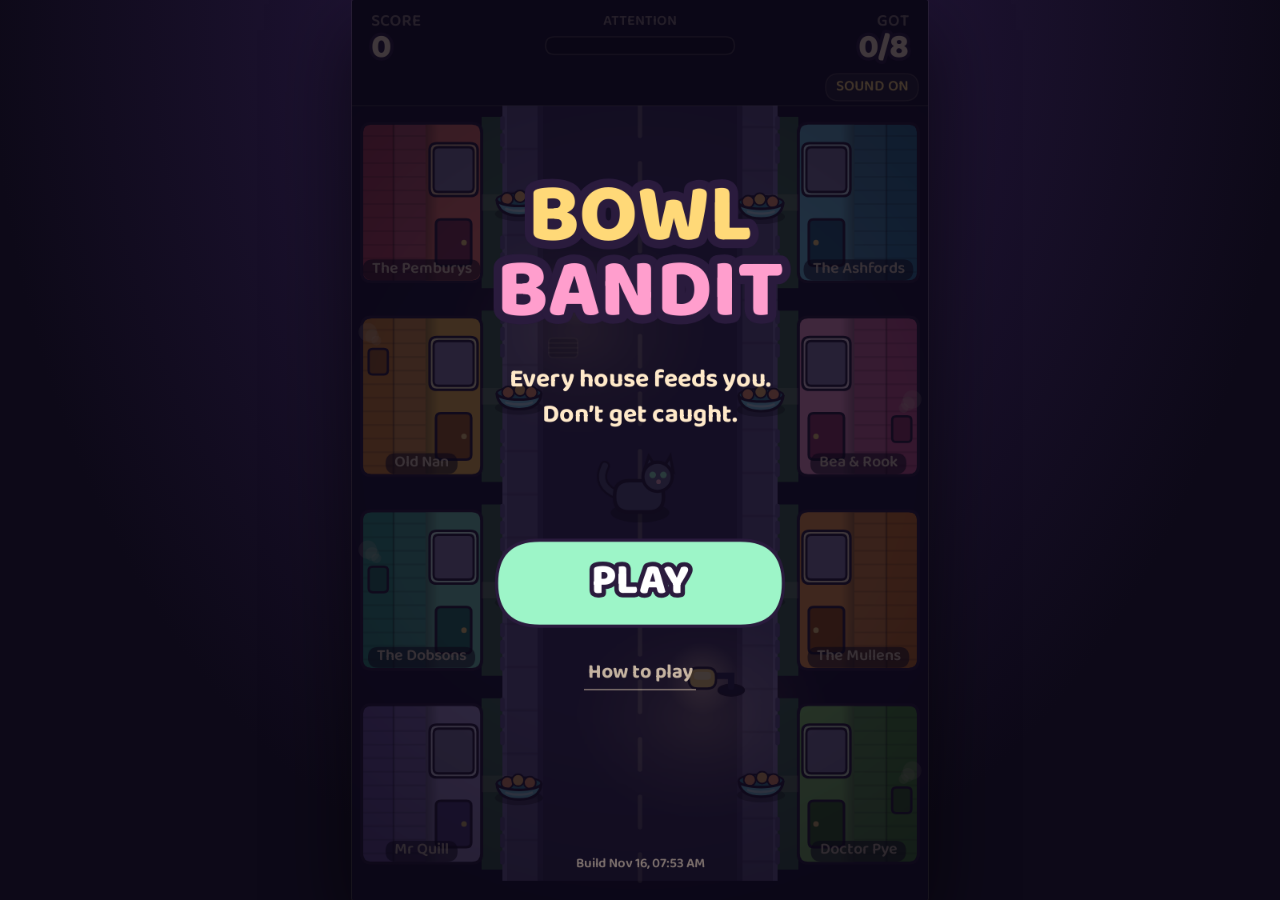
<file: index.html>
<!DOCTYPE html>
<html lang="en">
<head>
<meta charset="utf-8">
<meta name="viewport" content="width=device-width, initial-scale=1, viewport-fit=cover, user-scalable=no">
<meta name="theme-color" content="#0d0918">
<meta name="mobile-web-app-capable" content="yes">
<meta name="apple-mobile-web-app-capable" content="yes">
<meta name="apple-mobile-web-app-title" content="Bowl Bandit">
<!-- 'black', not 'black-translucent': translucent puts the game under the
     status bar, and on a Dynamic Island phone iOS reported no safe-area inset
     to lay out around, so the timer ended up behind the island. -->
<meta name="apple-mobile-web-app-status-bar-style" content="black">
<title>Bowl Bandit</title>
<link rel="manifest" href="manifest.webmanifest">
<link rel="icon" href="icons/icon-192.png">
<link rel="apple-touch-icon" href="icons/apple-touch-icon.png">
<link rel="stylesheet" href="src/style.css">
</head>
<body>
<div id="stage"><canvas id="c"></canvas></div>
<script src="src/version.js"></script>
<script src="src/core.js"></script>
<script src="src/game.js"></script>
<script>
  /* offline play once installed; skipped when opened as a file.
     updateViaCache 'none' so the worker script itself is always checked
     against the server: an old worker is what keeps an old build alive. */
  if ('serviceWorker' in navigator && location.protocol.startsWith('http')) {
    navigator.serviceWorker.register('sw.js', { updateViaCache: 'none' }).catch(() => {});
  }
</script>
</body>
</html>
</file>
<file: src/style.css>
@import url('https://fonts.googleapis.com/css2?family=Baloo+2:wght@500;700;800&display=swap');

/* Bowl Bandit is a night street seen from above: one committed visual world,
   so the page is single-theme by design rather than by omission. */
:root {
  --void: #0d0918;      /* outside the playfield */
  --dusk: #150e22;
  --ink:  #ffe9c9;
  color-scheme: dark;
}

* { box-sizing: border-box; }

html, body {
  height: 100%;
  margin: 0;
  background: var(--void);
  color: var(--ink);
  font-family: 'Baloo 2', 'Trebuchet MS', system-ui, -apple-system, sans-serif;
  overscroll-behavior: none;
}

/* Fixed, so it sits under the host's own padding and fills the screen itself.
   The insets are re-applied here because fixed positioning escapes them. */
#stage {
  position: fixed;
  inset: 0;
  display: flex;
  align-items: center;
  justify-content: center;
  padding:
    env(safe-area-inset-top, 0px) env(safe-area-inset-right, 0px)
    env(safe-area-inset-bottom, 0px) env(safe-area-inset-left, 0px);
  background:
    radial-gradient(ellipse at 50% 0%, #2a1a45 0%, var(--void) 72%);
}

canvas {
  display: block;
  touch-action: none;           /* taps are the controls; no pan, no double-tap zoom */
  -webkit-user-select: none;
  user-select: none;
  -webkit-tap-highlight-color: transparent;
  border-radius: 2px;
  box-shadow: 0 0 0 1px rgba(255, 233, 201, .06), 0 30px 80px rgba(0, 0, 0, .6);
}
</file>
